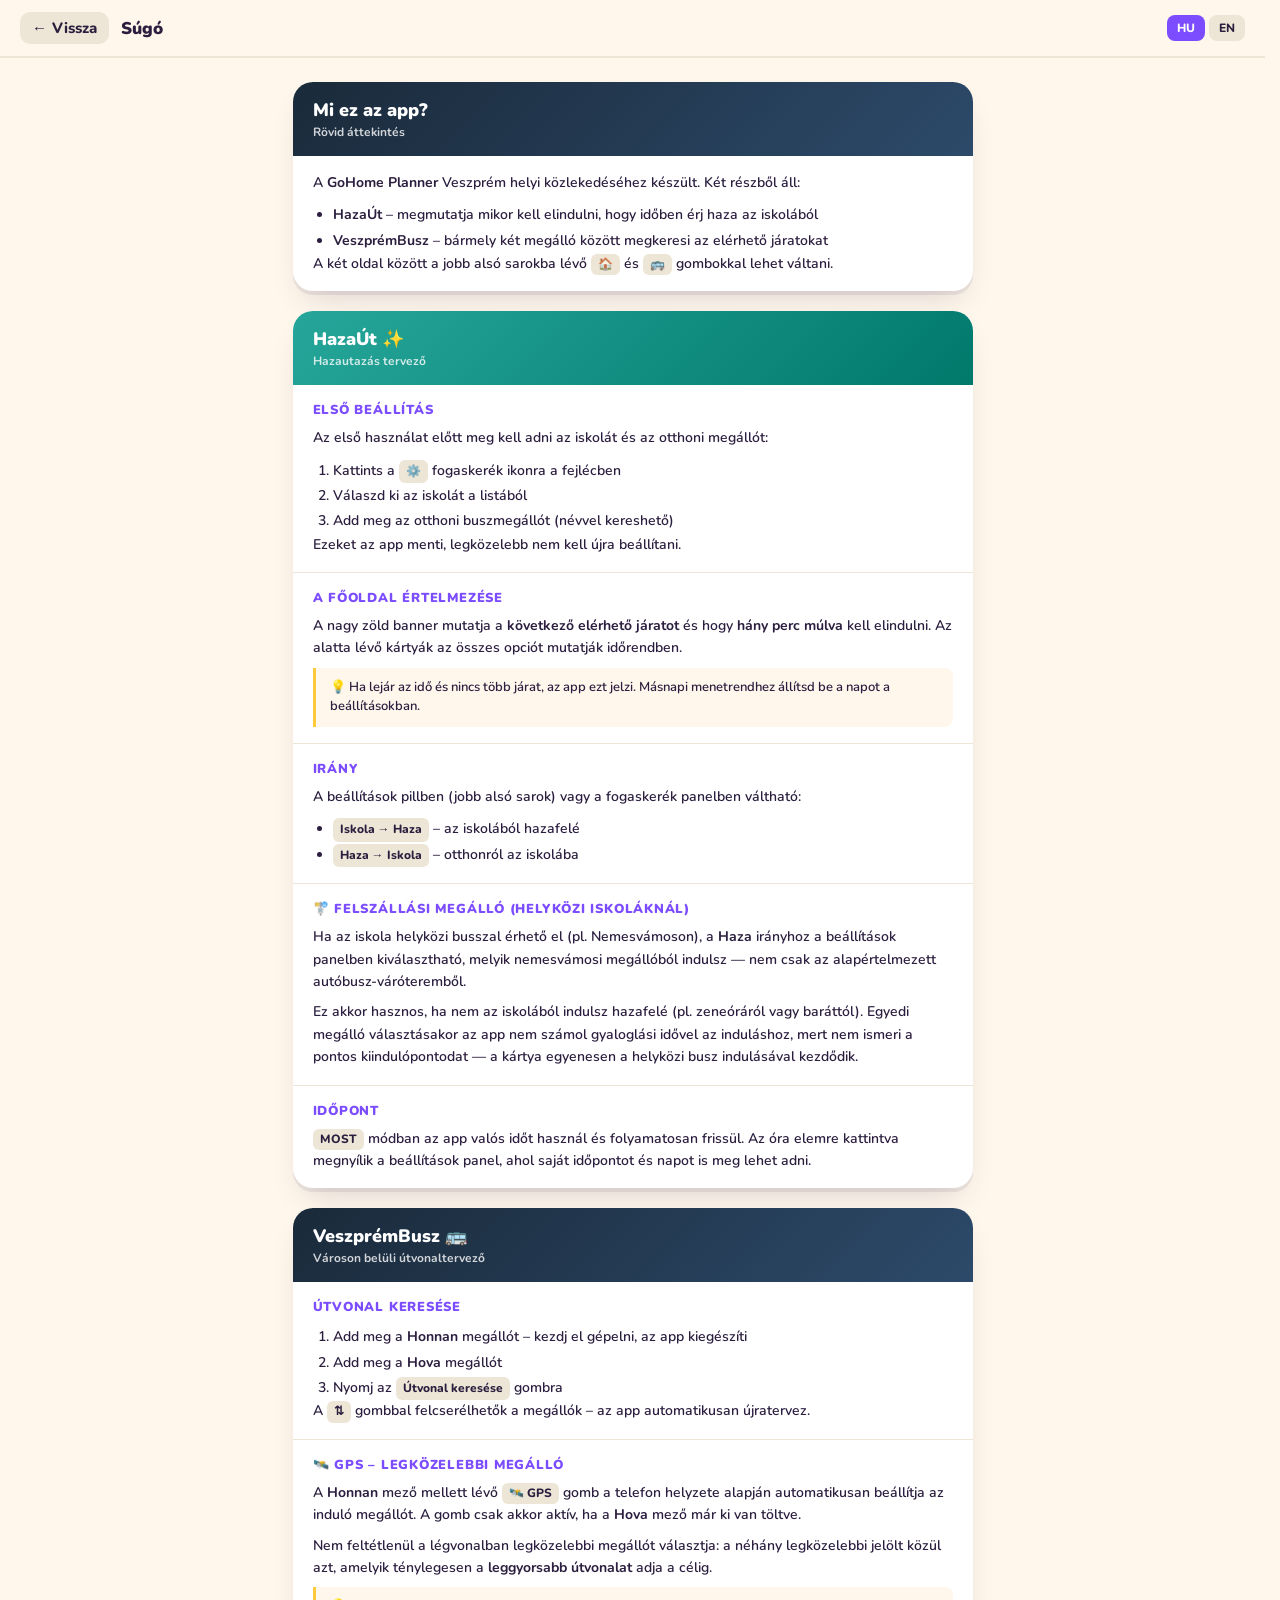
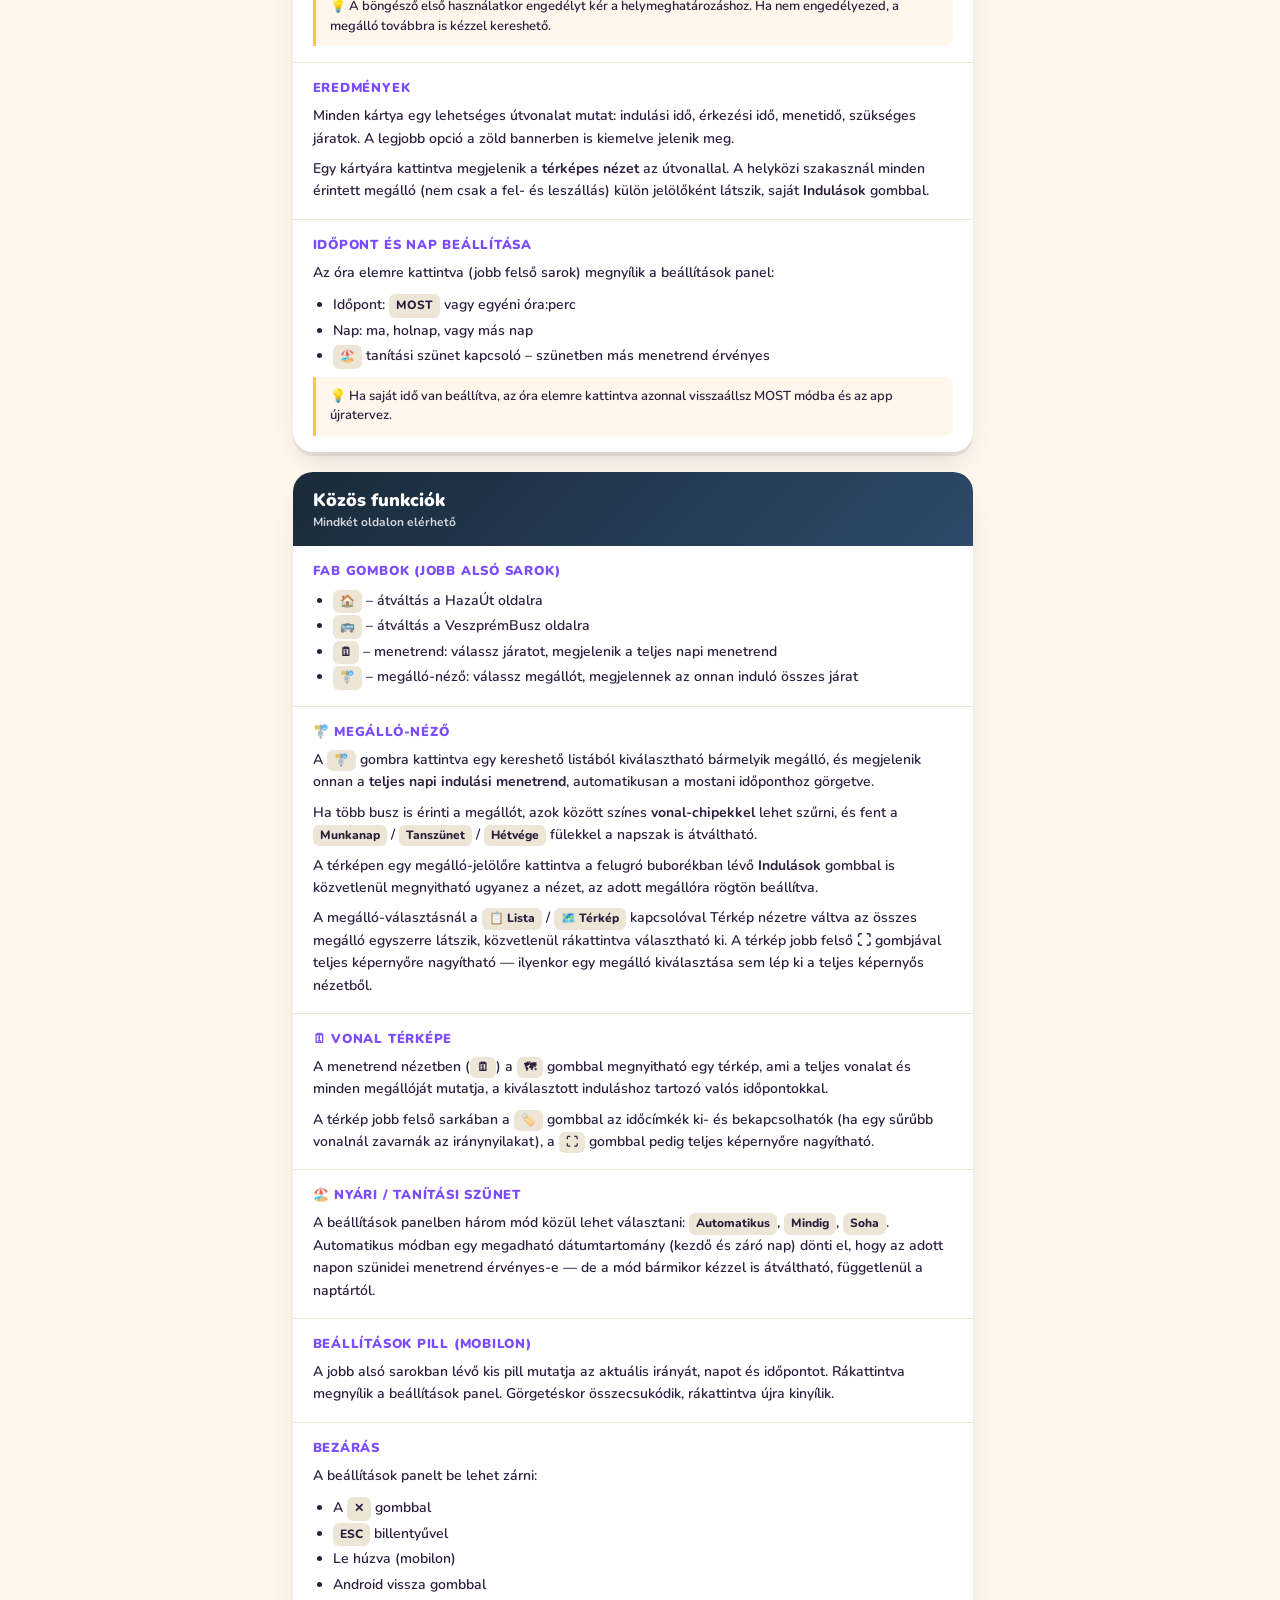
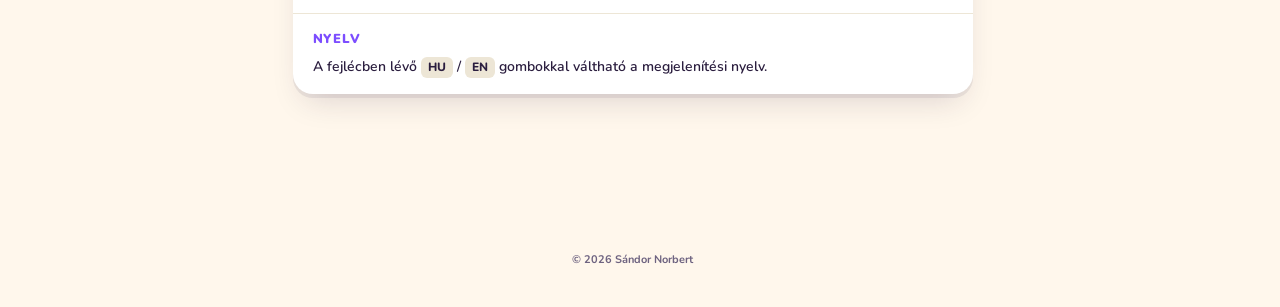
<file: help.html>
<!DOCTYPE html>
<html lang="hu">
<head>
<meta charset="UTF-8">
<title>Súgó — GoHome Planner</title>
<meta name="viewport" content="width=device-width, initial-scale=1.0">
<meta name="theme-color" content="#FFF7EC">
<link rel="icon" type="image/svg+xml" href="favicon.svg">
<link rel="preconnect" href="https://fonts.googleapis.com">
<link rel="preconnect" href="https://fonts.gstatic.com" crossorigin>
<link href="https://fonts.googleapis.com/css2?family=Nunito:wght@600;700;800;900&display=swap" rel="stylesheet">
<link rel="stylesheet" href="styles.css">
<style>
  body { background: var(--bg); font-family: Nunito, sans-serif; margin: 0; padding: 0; color: var(--ink); }

  .help-header {
    position: sticky; top: 0; z-index: 10;
    background: var(--bg); border-bottom: 2px solid var(--line);
    padding: 12px 20px; display: flex; align-items: center; gap: 12px;
  }
  .help-back {
    background: var(--line); border: none; border-radius: 10px;
    padding: 6px 12px; cursor: pointer; font-size: 15px; font-weight: 800;
    font-family: Nunito, sans-serif; color: var(--ink); text-decoration: none;
    display: inline-flex; align-items: center; gap: 5px; flex-shrink: 0;
  }
  .help-back:hover { background: var(--ink); color: white; }
  .help-header-title { font-size: 17px; font-weight: 900; flex: 1; }
  .help-lang { display: flex; gap: 4px; }
  .help-lang button {
    background: var(--line); border: none; border-radius: 8px;
    padding: 5px 10px; font-size: 12px; font-weight: 800;
    font-family: Nunito, sans-serif; cursor: pointer; color: var(--ink);
  }
  .help-lang button.active { background: var(--accent); color: white; }

  .help-body { max-width: 720px; margin: 0 auto; padding: 24px 20px 120px; }

  .help-section {
    background: white; border-radius: var(--radius);
    box-shadow: var(--shadow); margin-bottom: 20px; overflow: hidden;
  }
  .help-section-header {
    background: linear-gradient(135deg, #1a2a3a, #2d4a6a);
    color: white; padding: 16px 20px;
  }
  .help-section-header.green { background: linear-gradient(135deg, #26A69A, #00796B); }
  .help-section-title { font-size: 18px; font-weight: 900; margin: 0 0 2px; }
  .help-section-sub { font-size: 12px; opacity: 0.8; font-weight: 700; }

  .help-block { padding: 16px 20px; border-bottom: 1px solid var(--line); }
  .help-block:last-child { border-bottom: none; }
  .help-block-title { font-size: 13px; font-weight: 900; text-transform: uppercase; letter-spacing: 0.06em; color: var(--accent); margin-bottom: 8px; }
  .help-block p { margin: 0 0 8px; font-size: 14px; line-height: 1.6; }
  .help-block p:last-child { margin-bottom: 0; }
  .help-block ol, .help-block ul { margin: 0; padding-left: 20px; font-size: 14px; line-height: 1.8; }

  .help-chip {
    display: inline-block; background: var(--line); border-radius: 6px;
    padding: 1px 7px; font-size: 12px; font-weight: 800; font-family: Nunito, sans-serif;
  }
  .help-tip {
    background: #FFF7EC; border-left: 3px solid var(--sun);
    border-radius: 0 8px 8px 0; padding: 10px 14px; margin-top: 8px;
    font-size: 13px; line-height: 1.5;
  }
</style>
</head>
<body>

<a href="#main-content" class="skip-link">Ugrás a tartalomhoz</a>
<div class="help-header">
  <a class="help-back" href="javascript:history.length>1?history.back():location.href='index.html'">← <span id="back-label">Vissza</span></a>
  <div class="help-header-title" id="page-title">Súgó</div>
  <div class="help-lang">
    <button id="btn-hu" class="active" onclick="setLang('hu')">HU</button>
    <button id="btn-en" onclick="setLang('en')">EN</button>
  </div>
</div>

<div class="help-body" id="main-content" tabindex="-1">

  <!-- ── HU ── -->
  <div id="lang-hu">

    <div class="help-section">
      <div class="help-section-header">
        <div class="help-section-title">Mi ez az app?</div>
        <div class="help-section-sub">Rövid áttekintés</div>
      </div>
      <div class="help-block">
        <p>A <strong>GoHome Planner</strong> Veszprém helyi közlekedéséhez készült. Két részből áll:</p>
        <ul>
          <li><strong>HazaÚt</strong> – megmutatja mikor kell elindulni, hogy időben érj haza az iskolából</li>
          <li><strong>VeszprémBusz</strong> – bármely két megálló között megkeresi az elérhető járatokat</li>
        </ul>
        <p>A két oldal között a jobb alsó sarokba lévő <span class="help-chip">🏠</span> és <span class="help-chip">🚌</span> gombokkal lehet váltani.</p>
      </div>
    </div>

    <div class="help-section">
      <div class="help-section-header green">
        <div class="help-section-title">HazaÚt ✨</div>
        <div class="help-section-sub">Hazautazás tervező</div>
      </div>
      <div class="help-block">
        <div class="help-block-title">Első beállítás</div>
        <p>Az első használat előtt meg kell adni az iskolát és az otthoni megállót:</p>
        <ol>
          <li>Kattints a <span class="help-chip">⚙️</span> fogaskerék ikonra a fejlécben</li>
          <li>Válaszd ki az iskolát a listából</li>
          <li>Add meg az otthoni buszmegállót (névvel kereshető)</li>
        </ol>
        <p>Ezeket az app menti, legközelebb nem kell újra beállítani.</p>
      </div>
      <div class="help-block">
        <div class="help-block-title">A főoldal értelmezése</div>
        <p>A nagy zöld banner mutatja a <strong>következő elérhető járatot</strong> és hogy <strong>hány perc múlva</strong> kell elindulni. Az alatta lévő kártyák az összes opciót mutatják időrendben.</p>
        <div class="help-tip">💡 Ha lejár az idő és nincs több járat, az app ezt jelzi. Másnapi menetrendhez állítsd be a napot a beállításokban.</div>
      </div>
      <div class="help-block">
        <div class="help-block-title">Irány</div>
        <p>A beállítások pillben (jobb alsó sarok) vagy a fogaskerék panelben váltható:</p>
        <ul>
          <li><span class="help-chip">Iskola → Haza</span> – az iskolából hazafelé</li>
          <li><span class="help-chip">Haza → Iskola</span> – otthonról az iskolába</li>
        </ul>
      </div>
      <div class="help-block">
        <div class="help-block-title">🚏 Felszállási megálló (helyközi iskoláknál)</div>
        <p>Ha az iskola helyközi busszal érhető el (pl. Nemesvámoson), a <strong>Haza</strong> irányhoz a beállítások panelben kiválasztható, melyik nemesvámosi megállóból indulsz — nem csak az alapértelmezett autóbusz-váróteremből.</p>
        <p>Ez akkor hasznos, ha nem az iskolából indulsz hazafelé (pl. zeneóráról vagy baráttól). Egyedi megálló választásakor az app nem számol gyaloglási idővel az induláshoz, mert nem ismeri a pontos kiindulópontodat — a kártya egyenesen a helyközi busz indulásával kezdődik.</p>
      </div>
      <div class="help-block">
        <div class="help-block-title">Időpont</div>
        <p><span class="help-chip">MOST</span> módban az app valós időt használ és folyamatosan frissül. Az óra elemre kattintva megnyílik a beállítások panel, ahol saját időpontot és napot is meg lehet adni.</p>
      </div>
    </div>

    <div class="help-section">
      <div class="help-section-header">
        <div class="help-section-title">VeszprémBusz 🚌</div>
        <div class="help-section-sub">Városon belüli útvonaltervező</div>
      </div>
      <div class="help-block">
        <div class="help-block-title">Útvonal keresése</div>
        <ol>
          <li>Add meg a <strong>Honnan</strong> megállót – kezdj el gépelni, az app kiegészíti</li>
          <li>Add meg a <strong>Hova</strong> megállót</li>
          <li>Nyomj az <span class="help-chip">Útvonal keresése</span> gombra</li>
        </ol>
        <p>A <span class="help-chip">⇅</span> gombbal felcserélhetők a megállók – az app automatikusan újratervez.</p>
      </div>
      <div class="help-block">
        <div class="help-block-title">🛰️ GPS – legközelebbi megálló</div>
        <p>A <strong>Honnan</strong> mező mellett lévő <span class="help-chip">🛰️ GPS</span> gomb a telefon helyzete alapján automatikusan beállítja az induló megállót. A gomb csak akkor aktív, ha a <strong>Hova</strong> mező már ki van töltve.</p>
        <p>Nem feltétlenül a légvonalban legközelebbi megállót választja: a néhány legközelebbi jelölt közül azt, amelyik ténylegesen a <strong>leggyorsabb útvonalat</strong> adja a célig.</p>
        <div class="help-tip">💡 A böngésző első használatkor engedélyt kér a helymeghatározáshoz. Ha nem engedélyezed, a megálló továbbra is kézzel kereshető.</div>
      </div>
      <div class="help-block">
        <div class="help-block-title">Eredmények</div>
        <p>Minden kártya egy lehetséges útvonalat mutat: indulási idő, érkezési idő, menetidő, szükséges járatok. A legjobb opció a zöld bannerben is kiemelve jelenik meg.</p>
        <p>Egy kártyára kattintva megjelenik a <strong>térképes nézet</strong> az útvonallal. A helyközi szakasznál minden érintett megálló (nem csak a fel- és leszállás) külön jelölőként látszik, saját <strong>Indulások</strong> gombbal.</p>
      </div>
      <div class="help-block">
        <div class="help-block-title">Időpont és nap beállítása</div>
        <p>Az óra elemre kattintva (jobb felső sarok) megnyílik a beállítások panel:</p>
        <ul>
          <li>Időpont: <span class="help-chip">MOST</span> vagy egyéni óra:perc</li>
          <li>Nap: ma, holnap, vagy más nap</li>
          <li><span class="help-chip">🏖️</span> tanítási szünet kapcsoló – szünetben más menetrend érvényes</li>
        </ul>
        <div class="help-tip">💡 Ha saját idő van beállítva, az óra elemre kattintva azonnal visszaállsz MOST módba és az app újratervez.</div>
      </div>
    </div>

    <div class="help-section">
      <div class="help-section-header">
        <div class="help-section-title">Közös funkciók</div>
        <div class="help-section-sub">Mindkét oldalon elérhető</div>
      </div>
      <div class="help-block">
        <div class="help-block-title">FAB gombok (jobb alsó sarok)</div>
        <ul>
          <li><span class="help-chip">🏠</span> – átváltás a HazaÚt oldalra</li>
          <li><span class="help-chip">🚌</span> – átváltás a VeszprémBusz oldalra</li>
          <li><span class="help-chip">🗓</span> – menetrend: válassz járatot, megjelenik a teljes napi menetrend</li>
          <li><span class="help-chip">🚏</span> – megálló-néző: válassz megállót, megjelennek az onnan induló összes járat</li>
        </ul>
      </div>
      <div class="help-block">
        <div class="help-block-title">🚏 Megálló-néző</div>
        <p>A <span class="help-chip">🚏</span> gombra kattintva egy kereshető listából kiválasztható bármelyik megálló, és megjelenik onnan a <strong>teljes napi indulási menetrend</strong>, automatikusan a mostani időponthoz görgetve.</p>
        <p>Ha több busz is érinti a megállót, azok között színes <strong>vonal-chipekkel</strong> lehet szűrni, és fent a <span class="help-chip">Munkanap</span> / <span class="help-chip">Tanszünet</span> / <span class="help-chip">Hétvége</span> fülekkel a napszak is átváltható.</p>
        <p>A térképen egy megálló-jelölőre kattintva a felugró buborékban lévő <strong>Indulások</strong> gombbal is közvetlenül megnyitható ugyanez a nézet, az adott megállóra rögtön beállítva.</p>
        <p>A megálló-választásnál a <span class="help-chip">📋 Lista</span> / <span class="help-chip">🗺️ Térkép</span> kapcsolóval Térkép nézetre váltva az összes megálló egyszerre látszik, közvetlenül rákattintva választható ki. A térkép jobb felső ⛶ gombjával teljes képernyőre nagyítható — ilyenkor egy megálló kiválasztása sem lép ki a teljes képernyős nézetből.</p>
      </div>
      <div class="help-block">
        <div class="help-block-title">🗓 Vonal térképe</div>
        <p>A menetrend nézetben (<span class="help-chip">🗓</span>) a <span class="help-chip">🗺</span> gombbal megnyitható egy térkép, ami a teljes vonalat és minden megállóját mutatja, a kiválasztott induláshoz tartozó valós időpontokkal.</p>
        <p>A térkép jobb felső sarkában a <span class="help-chip">🏷️</span> gombbal az időcímkék ki- és bekapcsolhatók (ha egy sűrűbb vonalnál zavarnák az iránynyilakat), a <span class="help-chip">⛶</span> gombbal pedig teljes képernyőre nagyítható.</p>
      </div>
      <div class="help-block">
        <div class="help-block-title">🏖️ Nyári / tanítási szünet</div>
        <p>A beállítások panelben három mód közül lehet választani: <span class="help-chip">Automatikus</span>, <span class="help-chip">Mindig</span>, <span class="help-chip">Soha</span>. Automatikus módban egy megadható dátumtartomány (kezdő és záró nap) dönti el, hogy az adott napon szünidei menetrend érvényes-e — de a mód bármikor kézzel is átváltható, függetlenül a naptártól.</p>
      </div>
      <div class="help-block">
        <div class="help-block-title">Beállítások pill (mobilon)</div>
        <p>A jobb alsó sarokban lévő kis pill mutatja az aktuális irányát, napot és időpontot. Rákattintva megnyílik a beállítások panel. Görgetéskor összecsukódik, rákattintva újra kinyílik.</p>
      </div>
      <div class="help-block">
        <div class="help-block-title">Bezárás</div>
        <p>A beállítások panelt be lehet zárni:</p>
        <ul>
          <li>A <span class="help-chip">✕</span> gombbal</li>
          <li><span class="help-chip">ESC</span> billentyűvel</li>
          <li>Le húzva (mobilon)</li>
          <li>Android vissza gombbal</li>
        </ul>
      </div>
      <div class="help-block">
        <div class="help-block-title">Nyelv</div>
        <p>A fejlécben lévő <span class="help-chip">HU</span> / <span class="help-chip">EN</span> gombokkal váltható a megjelenítési nyelv.</p>
      </div>
    </div>

  </div><!-- /lang-hu -->

  <!-- ── EN ── -->
  <div id="lang-en" style="display:none">

    <div class="help-section">
      <div class="help-section-header">
        <div class="help-section-title">What is this app?</div>
        <div class="help-section-sub">Quick overview</div>
      </div>
      <div class="help-block">
        <p><strong>GoHome Planner</strong> is a public transport helper for Veszprém, Hungary. It has two parts:</p>
        <ul>
          <li><strong>HazaÚt</strong> – tells you when to leave so you get home from school on time</li>
          <li><strong>VeszprémBusz</strong> – finds available routes between any two bus stops</li>
        </ul>
        <p>Switch between the two pages using the <span class="help-chip">🏠</span> and <span class="help-chip">🚌</span> buttons in the bottom right corner.</p>
      </div>
    </div>

    <div class="help-section">
      <div class="help-section-header green">
        <div class="help-section-title">HazaÚt ✨</div>
        <div class="help-section-sub">Home departure planner</div>
      </div>
      <div class="help-block">
        <div class="help-block-title">First-time setup</div>
        <p>Before using the app, you need to set your school and home bus stop:</p>
        <ol>
          <li>Click the <span class="help-chip">⚙️</span> gear icon in the header</li>
          <li>Select your school from the list</li>
          <li>Enter your home bus stop (search by name)</li>
        </ol>
        <p>These settings are saved — you won't need to enter them again.</p>
      </div>
      <div class="help-block">
        <div class="help-block-title">Reading the main screen</div>
        <p>The large green banner shows the <strong>next available departure</strong> and <strong>how many minutes</strong> until you need to leave. The cards below list all available options in order.</p>
        <div class="help-tip">💡 If no routes remain today, the app will tell you. Use the day setting in the settings panel to check the next day's schedule.</div>
      </div>
      <div class="help-block">
        <div class="help-block-title">Direction</div>
        <p>Switch in the settings pill (bottom right) or the gear panel:</p>
        <ul>
          <li><span class="help-chip">School → Home</span> – from school heading home</li>
          <li><span class="help-chip">Home → School</span> – from home to school</li>
        </ul>
      </div>
      <div class="help-block">
        <div class="help-block-title">🚏 Boarding stop (for intercity schools)</div>
        <p>If the school is reached by an intercity bus (e.g. in Nemesvámos), the settings panel lets you pick which local stop you're boarding from for the <strong>Home</strong> direction — not just the default bus shelter.</p>
        <p>This is useful when you're not heading home from school itself (e.g. from a music lesson or a friend's place). When a custom stop is chosen, the app doesn't assume any walking time to reach it, since it doesn't know your actual starting point — the card starts directly with the intercity bus departure.</p>
      </div>
      <div class="help-block">
        <div class="help-block-title">Time</div>
        <p>In <span class="help-chip">NOW</span> mode the app uses real time and updates automatically. Click the clock element to open the settings panel where you can set a custom time and day.</p>
      </div>
    </div>

    <div class="help-section">
      <div class="help-section-header">
        <div class="help-section-title">VeszprémBusz 🚌</div>
        <div class="help-section-sub">City bus route planner</div>
      </div>
      <div class="help-block">
        <div class="help-block-title">Searching for a route</div>
        <ol>
          <li>Enter the <strong>From</strong> stop — start typing, the app autocompletes</li>
          <li>Enter the <strong>To</strong> stop</li>
          <li>Press <span class="help-chip">Search route</span></li>
        </ol>
        <p>Use the <span class="help-chip">⇅</span> button to swap stops — the app automatically re-plans.</p>
      </div>
      <div class="help-block">
        <div class="help-block-title">🛰️ GPS – nearest stop</div>
        <p>The <span class="help-chip">🛰️ GPS</span> button next to the <strong>From</strong> field sets your departure stop automatically based on your phone's location. It's only active once the <strong>To</strong> field is filled in.</p>
        <p>It doesn't necessarily pick the closest stop as the crow flies: among the nearest few candidates, it picks whichever one actually gives the <strong>fastest route</strong> to your destination.</p>
        <div class="help-tip">💡 Your browser will ask for location permission the first time. If you don't grant it, you can still search for a stop manually.</div>
      </div>
      <div class="help-block">
        <div class="help-block-title">Results</div>
        <p>Each card shows one possible route: departure time, arrival time, duration, and required bus lines. The best option is also highlighted in the green banner at the top.</p>
        <p>Tap a card to see the <strong>map view</strong> of the route. For the intercity segment, every stop along the way (not just boarding and alighting) is shown as its own marker, with its own <strong>Departures</strong> button.</p>
      </div>
      <div class="help-block">
        <div class="help-block-title">Time and day settings</div>
        <p>Click the clock element (top right) to open the settings panel:</p>
        <ul>
          <li>Time: <span class="help-chip">NOW</span> or a custom hour:minute</li>
          <li>Day: today, tomorrow, or another day</li>
          <li><span class="help-chip">🏖️</span> school holiday toggle — a different schedule applies during holidays</li>
        </ul>
        <div class="help-tip">💡 When a custom time is set, clicking the clock instantly switches back to NOW mode and re-plans.</div>
      </div>
    </div>

    <div class="help-section">
      <div class="help-section-header">
        <div class="help-section-title">Shared features</div>
        <div class="help-section-sub">Available on both pages</div>
      </div>
      <div class="help-block">
        <div class="help-block-title">FAB buttons (bottom right corner)</div>
        <ul>
          <li><span class="help-chip">🏠</span> – switch to the HazaÚt page</li>
          <li><span class="help-chip">🚌</span> – switch to the VeszprémBusz page</li>
          <li><span class="help-chip">🗓</span> – timetable: select a bus line to see its full daily schedule</li>
          <li><span class="help-chip">🚏</span> – stop viewer: pick a stop to see every departure from it</li>
        </ul>
      </div>
      <div class="help-block">
        <div class="help-block-title">🚏 Stop viewer</div>
        <p>Tapping <span class="help-chip">🚏</span> opens a searchable list of every stop. Pick one and you'll see its <strong>full daily departure schedule</strong>, automatically scrolled to the current time.</p>
        <p>If several bus lines serve the stop, filter between them with colored <strong>line chips</strong>, and switch the day type up top with the <span class="help-chip">Workday</span> / <span class="help-chip">Holiday</span> / <span class="help-chip">Weekend</span> tabs.</p>
        <p>You can also open this same view straight from the map: tap a stop marker, then tap <strong>Departures</strong> in the popup — it opens with that stop already selected.</p>
        <p>In the stop picker, switching the <span class="help-chip">📋 List</span> / <span class="help-chip">🗺️ Map</span> toggle to Map view shows every stop at once, selectable with a direct tap. The ⛶ button in the top right of the map expands it to fullscreen — picking a stop there doesn't exit fullscreen.</p>
      </div>
      <div class="help-block">
        <div class="help-block-title">🗓 Line map</div>
        <p>In the timetable view (<span class="help-chip">🗓</span>), the <span class="help-chip">🗺</span> button opens a map showing the full line and all its stops, with real times for the selected departure.</p>
        <p>The <span class="help-chip">🏷️</span> button in the top right of the map toggles time labels on and off (handy on a denser line where they'd clutter the direction arrows), and the <span class="help-chip">⛶</span> button expands it to fullscreen.</p>
      </div>
      <div class="help-block">
        <div class="help-block-title">🏖️ Summer / school holiday</div>
        <p>The settings panel offers three modes: <span class="help-chip">Automatic</span>, <span class="help-chip">Always</span>, <span class="help-chip">Never</span>. In Automatic mode, a configurable date range (start and end day) decides whether holiday schedules apply on a given day — but you can still switch the mode manually at any time, regardless of the calendar.</p>
      </div>
      <div class="help-block">
        <div class="help-block-title">Settings pill (mobile)</div>
        <p>The small pill in the bottom right corner shows the current direction, day and time. Tap it to open the settings panel. It collapses while scrolling and expands again when tapped.</p>
      </div>
      <div class="help-block">
        <div class="help-block-title">Closing panels</div>
        <p>The settings panel can be closed by:</p>
        <ul>
          <li>The <span class="help-chip">✕</span> button</li>
          <li><span class="help-chip">ESC</span> key</li>
          <li>Swiping down (mobile)</li>
          <li>Android back button</li>
        </ul>
      </div>
      <div class="help-block">
        <div class="help-block-title">Language</div>
        <p>Use the <span class="help-chip">HU</span> / <span class="help-chip">EN</span> buttons in the header to switch the display language.</p>
      </div>
    </div>

  </div><!-- /lang-en -->

</div><!-- /help-body -->

<div class="app-footer" style="padding-bottom:40px;">© 2026 Sándor Norbert</div>

<script>
  var currentLang = localStorage.getItem("lang") || "hu";
  setLang(currentLang);

  function setLang(l) {
    currentLang = l;
    document.getElementById("lang-hu").style.display = l === "hu" ? "" : "none";
    document.getElementById("lang-en").style.display = l === "en" ? "" : "none";
    document.getElementById("btn-hu").className = l === "hu" ? "active" : "";
    document.getElementById("btn-en").className = l === "en" ? "active" : "";
    document.getElementById("back-label").textContent = l === "hu" ? "Vissza" : "Back";
    document.getElementById("page-title").textContent = l === "hu" ? "Súgó" : "Help";
    document.documentElement.lang = l;
  }
</script>
</body>
</html>
</file>
<file: styles.css>
/* ============================================================
   GoHome Planner — styles
   ============================================================ */

* { box-sizing: border-box; margin: 0; padding: 0; }

:root {
  --bg: #FFF7EC;
  --bg-panel: #FFFFFF;
  --ink: #2B1E3F;
  --ink-soft: #6A5F7C;
  --accent: #7C4DFF;
  --accent-2: #FF6E9C;
  --sun: #FFC93C;
  --sky: #4FC3F7;
  --grass: #66BB6A;
  --line: #EDE6D6;
  --shadow: 0 4px 0 0 rgba(43, 30, 63, 0.08), 0 16px 32px -12px rgba(43, 30, 63, 0.18);
  --shadow-hard: 0 6px 0 0 rgba(43, 30, 63, 0.14);
  --radius: 20px;
  --radius-sm: 12px;
}

html {
  scrollbar-gutter: stable;
}
html, body {
  background: var(--bg);
  color: var(--ink);
  font-family: 'Nunito', 'Atkinson Hyperlegible', system-ui, -apple-system, sans-serif;
  font-weight: 600;
  -webkit-font-smoothing: antialiased;
  min-height: 100%;
}

body {
  padding: 24px;
}

button { font-family: inherit; cursor: pointer; border: none; }

/* ============================================================
   Design Canvas wrapper
   ============================================================ */
.app-root {
  width: 100%;
  height: 100vh;
}

/* ============================================================
   Variation 1: "Playful Timeline" — napló-szerű, játékos
   ============================================================ */

.v1 {
  --card-bg: #FFFFFF;
  background: var(--bg);
  padding: 24px 32px;
  min-height: 100vh;
  font-family: 'Nunito', sans-serif;
  max-width: 1400px;
  margin: 0 auto;
  position: relative;
}

.v1-header {
  display: flex;
  justify-content: space-between;
  align-items: flex-start;
  margin-bottom: 20px;
  gap: 24px;
}

.v1-title {
  font-size: 44px;
  font-weight: 900;
  line-height: 1;
  color: var(--ink);
  letter-spacing: -0.02em;
}

.v1-subtitle {
  font-size: 18px;
  color: var(--ink-soft);
  margin-top: 8px;
}

.v1-clock {
  background: var(--ink);
  color: #FFF7EC;
  border-radius: 24px;
  padding: 16px 22px;
  text-align: right;
  min-width: 180px;
  box-shadow: var(--shadow);
}
.v1-clock-label { font-size: 12px; opacity: 0.7; letter-spacing: 0.1em; text-transform: uppercase; }
.v1-clock-time { font-size: 36px; font-weight: 900; font-variant-numeric: tabular-nums; line-height: 1; margin-top: 4px; }
.v1-clock-date { font-size: 13px; opacity: 0.7; margin-top: 4px; }

.v1-toolbar {
  display: flex;
  gap: 12px;
  align-items: center;
  margin-bottom: 16px;
  flex-wrap: wrap;
}

.v1-btn {
  background: var(--card-bg);
  color: var(--ink);
  font-weight: 800;
  font-size: 15px;
  padding: 12px 18px;
  border-radius: 14px;
  border: 2px solid var(--line);
  transition: all 0.15s;
  display: inline-flex;
  align-items: center;
  gap: 8px;
}
.v1-btn:hover { transform: translate(0, -2px); box-shadow: var(--shadow); }
.v1-btn.primary { background: var(--accent); color: white; border-color: var(--accent); }
.v1-btn.warn { background: var(--accent-2); color: var(--ink); border-color: var(--accent-2); }
.v1-btn.active { background: var(--ink); color: #FFF7EC; border-color: var(--ink); }

.v1-time-input { font-family: inherit; font-size: 15px; font-weight: 700; padding: 10px 14px; border-radius: 12px; border: 2px solid var(--line); background: white; color: var(--ink); }

.v1-hero-banner {
  background: linear-gradient(135deg, var(--accent) 0%, #5E35B1 100%);
  color: white;
  padding: 10px 20px;
  border-radius: var(--radius);
  margin-bottom: 18px;
  display: flex;
  justify-content: space-between;
  align-items: center;
  gap: 12px;
  box-shadow: var(--shadow);
  position: relative;
  overflow: hidden;
}
.v1-hero-banner::before {
  content: "";
  position: absolute;
  right: -40px; top: -40px;
  width: 200px; height: 200px;
  background: radial-gradient(circle, rgba(255,255,255,0.15), transparent 70%);
  border-radius: 50%;
}
.v1-hero-left { position: relative; z-index: 1; }
.v1-hero-label { font-size: 11px; opacity: 0.8; letter-spacing: 0.1em; text-transform: uppercase; font-weight: 700; }
.v1-hero-time { font-size: 40px; font-weight: 900; line-height: 1; margin: 2px 0 2px; font-variant-numeric: tabular-nums; }
.v1-hero-sub { font-size: 13px; opacity: 0.9; }
.v1-hero-right { position: relative; z-index: 1; }
.v1-hero-countdown { font-size: 13px; opacity: 0.9; }
.v1-hero-count { font-size: 34px; font-weight: 900; font-variant-numeric: tabular-nums; line-height: 1; }

.v1-routes {
  display: grid;
  grid-template-columns: repeat(3, 1fr);
  gap: 16px;
}
@media (max-width: 1100px) {
  .v1-routes { grid-template-columns: 1fr; }
}
@media (max-width: 768px) {
  .v1-header { flex-direction: column; align-items: flex-start; }
  .v1-title { font-size: 32px; }
  .v1-hero-time { font-size: 40px; }
  .v1-hero-count { font-size: 36px; }
  .v1 { padding: 16px; }
}

.route-card {
  background: var(--card-bg);
  border-radius: var(--radius);
  padding: 16px 20px;
  box-shadow: var(--shadow);
  border: 2px solid transparent;
  transition: transform 0.15s;
}
.route-card.primary { border-color: var(--sun); background: linear-gradient(180deg, #FFFBEA 0%, #FFFFFF 40%); }
.route-card:hover { transform: translate(0, -2px); }

.route-card-header {
  display: flex;
  justify-content: space-between;
  align-items: center;
  margin-bottom: 12px;
  padding-bottom: 10px;
  border-bottom: 2px dashed var(--line);
}
.route-card-badge {
  font-size: 13px;
  font-weight: 800;
  color: var(--ink-soft);
  text-transform: uppercase;
  letter-spacing: 0.08em;
}
.route-card.primary .route-card-badge {
  background: var(--sun);
  color: var(--ink);
  padding: 4px 10px;
  border-radius: 20px;
}
.route-card-total {
  font-size: 15px;
  font-weight: 800;
  color: var(--ink);
  font-variant-numeric: tabular-nums;
}

.route-steps { display: flex; flex-direction: column; }

.route-step {
  display: grid;
  grid-template-columns: 60px 44px 1fr;
  gap: 12px;
  align-items: center;
  padding: 4px 0;
}
.step-time {
  font-weight: 900;
  font-size: 20px;
  font-variant-numeric: tabular-nums;
  color: var(--ink);
  text-align: right;
}
.step-icon {
  width: 44px; height: 44px;
  border-radius: 50%;
  background: var(--line);
  display: flex;
  align-items: center;
  justify-content: center;
  font-size: 22px;
  color: white;
  font-weight: 900;
}
.bus-icon-regional { background: var(--accent); color: white; }
.bus-icon-local { font-size: 18px; }
.step-icon-home { background: var(--grass); }
.step-body { display: flex; flex-direction: column; }
.step-title { font-size: 15px; font-weight: 800; color: var(--ink); }
.step-sub { font-size: 13px; color: var(--ink-soft); font-weight: 600; }

.step-connector {
  display: grid;
  grid-template-columns: 60px 44px 1fr;
  gap: 12px;
  align-items: center;
  min-height: 14px;
  padding: 0;
}
.connector-line {
  grid-column: 2;
  width: 3px;
  margin: 0 auto;
  height: 14px;
  background: repeating-linear-gradient(to bottom, var(--ink-soft) 0 4px, transparent 4px 8px);
  opacity: 0.4;
}
.connector-label {
  grid-column: 3;
  font-size: 12px;
  color: var(--ink-soft);
  font-weight: 700;
  font-style: italic;
}

.wait-pill {
  display: inline-block;
  background: #FFE8E8;
  color: #C62828;
  font-size: 12px;
  font-weight: 800;
  padding: 3px 10px;
  border-radius: 12px;
  margin-top: 4px;
}

.route-expand-btn {
  width: 100%;
  background: transparent;
  color: var(--ink-soft);
  font-weight: 800;
  font-size: 13px;
  padding: 10px;
  border-radius: 10px;
  margin-top: 12px;
  transition: background 0.15s;
}
.route-expand-btn:hover { background: var(--line); }

.route-details {
  margin-top: 14px;
  padding: 14px;
  background: #FAF7F0;
  border-radius: 14px;
}
.details-title {
  font-size: 12px;
  font-weight: 800;
  color: var(--ink-soft);
  text-transform: uppercase;
  letter-spacing: 0.08em;
  margin-bottom: 10px;
}
.details-stops { display: flex; flex-direction: column; gap: 6px; }
.detail-stop {
  display: grid;
  grid-template-columns: 50px 16px 1fr;
  gap: 8px;
  align-items: center;
  font-size: 13px;
}
.detail-stop-time { font-variant-numeric: tabular-nums; font-weight: 700; color: var(--ink-soft); }
.detail-stop-dot { width: 10px; height: 10px; border-radius: 50%; margin: 0 auto; }
.detail-stop-name { color: var(--ink); font-weight: 600; }
.detail-stop.home .detail-stop-name { font-weight: 900; color: var(--grass); }
.detail-stop.transfer .detail-stop-name { font-weight: 900; color: var(--accent); }

.v1-empty {
  text-align: center;
  padding: 60px 20px;
  background: white;
  border-radius: var(--radius);
  box-shadow: var(--shadow);
}
.v1-empty-emoji { font-size: 60px; margin-bottom: 16px; }
.v1-empty-title { font-size: 22px; font-weight: 800; margin-bottom: 8px; }
.v1-empty-hint { color: var(--ink-soft); font-size: 15px; }

.app-footer {
  text-align: center; color: #6E6380; font-size: 11px; font-weight: 700;
  padding: 18px 0 8px;
}

/* ============================================================
   Variation 2: "Mission Board" — játékos kártya design küldetés érzéssel
   ============================================================ */

.v2 {
  background: #0E1524;
  color: #F3E9D2;
  padding: 20px 24px;
  min-height: 100vh;
  font-family: 'Space Grotesk', 'Nunito', sans-serif;
  max-width: 1200px;
  margin: 0 auto;
  background-image:
    radial-gradient(circle at 10% 10%, rgba(124, 77, 255, 0.15), transparent 40%),
    radial-gradient(circle at 90% 20%, rgba(255, 110, 156, 0.12), transparent 40%);
}

.v2-header {
  display: flex;
  justify-content: space-between;
  align-items: flex-start;
  margin-bottom: 16px;
}

.v2-mission-label {
  font-size: 11px;
  letter-spacing: 0.3em;
  color: var(--sun);
  font-weight: 700;
  text-transform: uppercase;
}
.v2-mission-title {
  font-size: 30px;
  font-weight: 800;
  margin-top: 4px;
  line-height: 1.05;
}
.v2-mission-sub {
  font-size: 13px;
  color: rgba(243, 233, 210, 0.7);
  margin-top: 4px;
}

.v2-hud {
  background: rgba(255, 255, 255, 0.06);
  border: 1px solid rgba(255, 255, 255, 0.1);
  border-radius: 14px;
  padding: 10px 16px;
  text-align: right;
  backdrop-filter: blur(12px);
}
.v2-hud-label { font-size: 10px; letter-spacing: 0.2em; opacity: 0.6; font-weight: 700; }
.v2-hud-time { font-size: 26px; font-weight: 800; font-variant-numeric: tabular-nums; line-height: 1; margin-top: 2px; }

.v2-ready {
  background: linear-gradient(135deg, #C2185B 0%, #6B35FF 100%);
  border-radius: 20px;
  padding: 18px 22px;
  margin-bottom: 16px;
  position: relative;
  overflow: hidden;
  color: white;
  display: flex;
  align-items: center;
  justify-content: space-between;
  gap: 16px;
}
.v2-ready-title { font-size: 12px; letter-spacing: 0.2em; opacity: 0.9; font-weight: 700; text-transform: uppercase; }
.v2-ready-time { font-size: 52px; font-weight: 900; line-height: 1; margin: 4px 0; font-variant-numeric: tabular-nums; letter-spacing: -0.02em; }
.v2-ready-state { font-size: 14px; opacity: 0.95; font-weight: 700; }

.v2-toolbar {
  display: flex;
  gap: 8px;
  margin-bottom: 14px;
  flex-wrap: wrap;
  align-items: center;
}
.v2-btn {
  background: rgba(255, 255, 255, 0.08);
  color: #F3E9D2;
  font-weight: 700;
  font-size: 13px;
  padding: 8px 14px;
  border-radius: 10px;
  border: 1px solid rgba(255, 255, 255, 0.1);
  transition: all 0.15s;
}
.v2-btn:hover { background: rgba(255, 255, 255, 0.14); }
.v2-btn.active { background: var(--sun); color: #0E1524; border-color: var(--sun); }
.v2-btn.warn { background: #FF6E9C; color: #0E1524; border-color: #FF6E9C; }

.v2-routes { display: grid; grid-template-columns: repeat(3, 1fr); gap: 10px; }
@media (max-width: 900px) { .v2-routes { grid-template-columns: repeat(2, 1fr); } }
@media (max-width: 560px) { .v2-routes { grid-template-columns: 1fr; } }

.v2-route {
  max-width: 100%;
  background: rgba(255, 255, 255, 0.05);
  border: 1px solid rgba(255, 255, 255, 0.1);
  border-radius: 16px;
  padding: 14px 18px;
  transition: all 0.2s;
}
.v2-route:hover { background: rgba(255, 255, 255, 0.08); }
.v2-route.primary { background: linear-gradient(135deg, rgba(124, 77, 255, 0.25), rgba(124, 77, 255, 0.05)); border-color: rgba(124, 77, 255, 0.4); }

.v2-route-head {
  display: flex;
  justify-content: space-between;
  align-items: center;
  margin-bottom: 12px;
}
.v2-route-rank { display: flex; align-items: center; gap: 10px; }
.v2-rank-num {
  width: 28px; height: 28px;
  background: var(--sun);
  color: #0E1524;
  border-radius: 8px;
  display: grid;
  place-items: center;
  font-weight: 900;
  font-size: 14px;
}
.v2-route.primary .v2-rank-num { background: var(--accent-2); color: #0E1524; }
.v2-rank-label { font-size: 12px; font-weight: 700; color: rgba(243, 233, 210, 0.8); }
.v2-route-eta {
  font-size: 13px;
  font-weight: 800;
  color: var(--sun);
  font-variant-numeric: tabular-nums;
}

.v2-timeline {
  display: grid;
  grid-template-columns: auto 1fr auto 1fr auto 1fr auto;
  align-items: center;
  gap: 8px;
  padding: 4px 0;
}
.v2-stop { text-align: center; min-width: 44px; }
.v2-stop-time { font-size: 18px; font-weight: 900; font-variant-numeric: tabular-nums; }
.v2-stop-label { font-size: 10px; opacity: 0.7; margin-top: 2px; white-space: nowrap; }
.v2-connector {
  display: flex;
  flex-direction: column;
  align-items: center;
  gap: 3px;
}
.v2-connector-icon {
  width: 28px; height: 28px;
  border-radius: 7px;
  display: grid; place-items: center;
  background: var(--accent);
  color: white;
  font-weight: 800;
  font-size: 12px;
}
.v2-connector-icon.bus-local { font-size: 12px; }
.v2-connector-dur { font-size: 10px; opacity: 0.6; font-weight: 600; }

/* V2 vertical timeline (school direction) */
.v2-timeline-v { display: flex; flex-direction: column; gap: 0; padding: 8px 0; }
.v2-row {
  display: flex; align-items: center; gap: 10px;
  padding: 4px 0;
}
.v2-row-time {
  width: 52px; text-align: right; font-size: 16px; font-weight: 900;
  font-variant-numeric: tabular-nums; flex-shrink: 0;
}
.v2-row-icon {
  width: 30px; height: 30px; border-radius: 8px;
  display: grid; place-items: center;
  background: var(--accent); color: white; font-weight: 800; font-size: 13px;
  flex-shrink: 0;
}
.v2-row-text { font-size: 14px; font-weight: 600; }
.v2-row-line {
  margin-left: 57px; padding-left: 14px;
  border-left: 2px solid rgba(255,255,255,0.15);
  padding-top: 2px; padding-bottom: 2px;
  font-size: 11px; opacity: 0.55; font-weight: 600;
}

/* ============================================================
   Tweaks panel
   ============================================================ */
.tweaks-panel {
  position: fixed;
  bottom: 24px;
  right: 24px;
  background: white;
  border-radius: 18px;
  padding: 18px;
  box-shadow: 0 20px 60px -10px rgba(0,0,0,0.3);
  z-index: 9999;
  min-width: 260px;
  font-family: 'Nunito', sans-serif;
  color: var(--ink);
  border: 2px solid var(--line);
}
.tweaks-panel h3 { font-size: 14px; font-weight: 900; margin-bottom: 12px; letter-spacing: 0.1em; text-transform: uppercase; color: var(--ink-soft); }
.tweaks-row { display: flex; justify-content: space-between; align-items: center; margin: 10px 0; gap: 12px; font-size: 13px; font-weight: 700; }
.tweaks-row input[type="range"] { flex: 1; }
.tweaks-row input[type="number"] { width: 60px; padding: 4px 8px; border-radius: 8px; border: 2px solid var(--line); font-family: inherit; font-weight: 700; }
.tweaks-pill-group { display: flex; gap: 4px; }
.tweaks-pill { font-size: 12px; font-weight: 700; padding: 6px 10px; border-radius: 10px; background: var(--line); color: var(--ink); border: none; cursor: pointer; }
.tweaks-pill.active { background: var(--ink); color: white; }

/* ============================================================
   Tooltips — data-tooltip hover
   ============================================================ */
[data-tooltip] { position: relative; }
[data-tooltip]::after {
  content: attr(data-tooltip);
  position: absolute;
  top: calc(100% + 7px);
  left: 50%;
  transform: translateX(-50%);
  background: var(--accent);
  color: white;
  padding: 5px 10px;
  border-radius: 8px;
  font-size: 11px;
  font-weight: 700;
  font-family: Nunito, sans-serif;
  white-space: nowrap;
  pointer-events: none;
  z-index: 99999;
  opacity: 0;
  transition: opacity 0.12s 0.35s;
}
[data-tooltip]:hover::after { opacity: 1; }
[data-tooltip][data-tooltip-dir="up"]::after { top: auto; bottom: calc(100% + 7px); }
[data-tooltip][data-tooltip-dir="left"]::after { top: 50%; bottom: auto; left: auto; right: calc(100% + 7px); transform: translateY(-50%); }
[data-tooltip][data-tooltip-color="warn"]::after { background: #C0392B; }

/* ============================================================
   Accessibility — skip link
   ============================================================ */
.skip-link {
  position: absolute;
  top: -48px;
  left: 0;
  background: var(--accent);
  color: white;
  padding: 10px 18px;
  border-radius: 0 0 10px 0;
  font-weight: 800;
  font-size: 14px;
  font-family: 'Nunito', sans-serif;
  z-index: 100000;
  text-decoration: none;
  transition: top 0.15s;
}
.skip-link:focus {
  top: 0;
  outline: 3px solid var(--sun);
  outline-offset: 2px;
}

/* ============================================================
   Accessibility — focus-visible
   ============================================================ */
/* ============================================================
   Stop Picker
   ============================================================ */
.stop-picker {
  display: flex;
  gap: 6px;
  flex-wrap: wrap;
  align-items: center;
  position: relative;
  width: 100%;
}
.stop-picker-input-wrap {
  position: relative;
  display: inline-flex;
  align-items: center;
  gap: 8px;
  min-width: 220px;
  flex-shrink: 0;
}
.stop-picker-input {
  font-family: inherit;
  font-weight: 600;
  font-size: 13px;
  padding: 5px 10px;
  border: none;
  border-radius: var(--radius-sm);
  box-shadow: 0 0 0 2px var(--line);
  background: var(--bg-panel);
  color: var(--ink);
  outline: none;
  width: 200px;
}
.stop-picker-input:focus {
  box-shadow: 0 0 0 2px var(--accent);
}
.stop-picker-default {
  font-size: 11px;
  opacity: 0.55;
  font-style: italic;
  white-space: nowrap;
}
.stop-picker-dropdown {
  position: absolute;
  top: 100%;
  left: 0;
  width: 280px;
  z-index: 100;
  max-height: 260px;
  overflow-y: auto;
  overscroll-behavior: contain;
  background: var(--bg-panel);
  border: 2px solid var(--line);
  border-top: none;
  border-radius: 0 0 var(--radius-sm) var(--radius-sm);
  box-shadow: var(--shadow);
}
.stop-picker-option {
  padding: 8px 12px;
  font-size: 13px;
  cursor: pointer;
  font-weight: 600;
}
.stop-picker-option:hover {
  background: var(--accent);
  color: white;
}
.stop-picker-selected {
  cursor: pointer;
}

/* Dark theme overrides for V2 */
.v2 .stop-picker-input {
  background: rgba(255,255,255,0.1);
  color: #F3E9D2;
  border-color: rgba(255,255,255,0.2);
}
.v2 .stop-picker-input::placeholder {
  color: rgba(243,233,210,0.5);
}
.v2 .stop-picker-input:focus {
  border-color: #FFC93C;
}
.v2 .stop-picker-default {
  color: #F3E9D2;
}
.v2 .stop-picker-dropdown {
  background: #1a2438;
  border-color: rgba(255,255,255,0.2);
}
.v2 .stop-picker-option {
  color: #F3E9D2;
}
.v2 .stop-picker-option:hover {
  background: #FFC93C;
  color: #0E1524;
}

/* ── Floating pill container + FABs ── */
.pill-container {
  position: fixed;
  bottom: 24px; right: 24px;
  display: flex; flex-direction: column;
  align-items: flex-end; gap: 8px;
  z-index: 99;
}
.fab-action {
  width: 44px; height: 44px; border-radius: 50%;
  background: #1a2a3a; color: white; border: none;
  cursor: pointer; display: flex; align-items: center; justify-content: center;
  font-size: 22px; text-decoration: none; flex-shrink: 0;
  box-shadow: 0 3px 14px rgba(0,0,0,0.28);
  transition: transform 0.15s, background 0.12s, opacity 0.2s;
}
.fab-action:hover { transform: scale(1.1); background: #253545; }
.fab-action:active { transform: scale(0.95); }
.fab-timetable-wrap { position: relative; }
.mobile-pill {
  background: #1a2a3a; color: white;
  border-radius: 22px; padding: 3px;
  display: flex; align-items: center;
  font-family: Nunito, sans-serif;
  font-weight: 800; font-size: 12px;
  box-shadow: 0 4px 18px rgba(0,0,0,0.28);
  overflow: hidden;
  transition: box-shadow 0.15s;
  max-width: calc(100vw - 28px);
}
.pill-extras {
  display: flex; align-items: center; gap: 7px;
  max-width: 260px; opacity: 1; overflow: hidden;
  transition: max-width 0.32s cubic-bezier(0.4, 0, 0.2, 1), opacity 0.22s ease;
}
.pill-zone {
  background: none; border: none; color: white;
  display: flex; align-items: center;
  cursor: pointer; padding: 5px 9px; border-radius: 18px;
  transition: background 0.12s; font-family: Nunito, sans-serif;
  font-weight: 800; font-size: 13px; text-decoration: none;
  white-space: nowrap; flex-shrink: 0;
}
.pill-zone:hover { background: rgba(255,255,255,0.13); }
.pill-zone:active { transform: scale(0.95); }
.pill-zone-gear { font-size: 16px; padding: 5px 9px; }
.pill-zone-bus { font-size: 12px; }
.pill-zone-chips { max-width: 300px; overflow: hidden; padding: 5px 9px; transition: max-width 0.32s cubic-bezier(0.4, 0, 0.2, 1), opacity 0.22s ease, padding 0.22s ease; }
.pill-sep-mid { width: 1px; height: 18px; background: rgba(255,255,255,0.18); flex-shrink: 0; align-self: center; transition: opacity 0.22s; }
.pill-collapsed .pill-zone-chips { max-width: 0; opacity: 0; padding: 0; }
.pill-collapsed .pill-sep-mid { opacity: 0; }
.pill-sep { width: 1px; height: 13px; background: rgba(255,255,255,0.22); flex-shrink: 0; }
.pill-chip { background: rgba(255,255,255,0.13); border-radius: 7px; padding: 2px 7px; font-size: 11px; font-weight: 700; white-space: nowrap; }
.pill-chip.pill-hl { background: #FFC93C; color: #1a2a3a; }
.settings-scrim { position: fixed; inset: 0; background: rgba(0,0,0,0.38); z-index: 9999; opacity: 0; pointer-events: none; transition: opacity 0.22s; }
.settings-scrim.open { opacity: 1; pointer-events: all; }
.settings-sheet { position: fixed; bottom: 0; left: 0; right: 0; background: white; border-radius: 20px 20px 0 0; z-index: 10000; transform: translateY(100%); visibility: hidden; transition: transform 0.28s cubic-bezier(0.32, 0.72, 0, 1), visibility 0s linear 0.28s; max-height: 88dvh; overflow-y: scroll; -webkit-overflow-scrolling: touch; overscroll-behavior: contain; }
@media (min-width: 641px) {
  .settings-sheet { left: auto; max-width: 460px; border-radius: 20px 20px 0 0; }
}
.settings-sheet.open { transform: translateY(0); visibility: visible; transition: transform 0.28s cubic-bezier(0.32, 0.72, 0, 1), visibility 0s; }
.sheet-handle { width: 36px; height: 4px; background: #d0d8e0; border-radius: 2px; margin: 12px auto 0; }
.sheet-head { display: flex; align-items: center; padding: 10px 20px 4px; }
.sheet-head-title { flex: 1; font-size: 15px; font-weight: 900; color: #1a2a3a; }
.sheet-close { background: #1a2a3a; border: none; border-radius: 50%; width: 30px; height: 30px; cursor: pointer; font-size: 14px; font-weight: 900; color: white; display: flex; align-items: center; justify-content: center; transition: background 0.15s; }
.sheet-close:hover { background: #e53935; }
.sec-title { font-size: 10px; font-weight: 800; color: var(--ink-soft); text-transform: uppercase; letter-spacing: 0.09em; padding: 14px 20px 5px; }
.sheet-row { display: flex; align-items: center; padding: 12px 20px; gap: 13px; border-bottom: 1px solid #f0f4f8; }
.row-icon { font-size: 19px; width: 26px; text-align: center; flex-shrink: 0; }
.row-label { flex: 1; }
.row-label strong { display: block; font-size: 13px; font-weight: 800; color: #1a2a3a; }
.row-label small { font-size: 11px; color: var(--ink-soft); font-weight: 600; }
.toggle { width: 44px; height: 26px; border-radius: 13px; background: #d0d8e0; position: relative; cursor: pointer; transition: background 0.2s; flex-shrink: 0; border: none; }
.toggle.on { background: #FFC93C; }
.toggle::after { content: ""; position: absolute; width: 20px; height: 20px; border-radius: 50%; background: white; top: 3px; left: 3px; transition: transform 0.2s; box-shadow: 0 1px 4px rgba(0,0,0,0.18); }
.toggle.on::after { transform: translateX(18px); }
.sel-pill { background: #f0f4f8; border: 2px solid transparent; border-radius: 10px; padding: 5px 11px; font-family: Nunito, sans-serif; font-weight: 700; font-size: 12px; color: #4a5a6a; cursor: pointer; transition: all 0.12s; }
.sel-pill.on { background: #1a2a3a; color: white; border-color: #1a2a3a; }
.sel-pill.on.green { background: #00796B; border-color: #00796B; }
.sel-pill.on.blue { background: #1565C0; border-color: #1565C0; }
.day-chips-grid { display: grid; grid-template-columns: repeat(7, 1fr); gap: 4px; padding: 0 20px 4px; }
.day-pill { background: #f0f4f8; border: 2px solid transparent; border-radius: 9px; padding: 7px 2px; font-family: Nunito, sans-serif; font-weight: 700; font-size: 12px; color: #4a5a6a; cursor: pointer; text-align: center; transition: all 0.12s; }
.day-pill.on { background: #1a2a3a; color: white; border-color: #1a2a3a; }
.day-pill.today { border-color: #FFC93C; }
.day-pill.today.on { background: #cc9900; border-color: #cc9900; }


/* ============================================================
   Desktop settings panel
   ============================================================ */
.desktop-panel {
  background: white;
  border-radius: var(--radius);
  box-shadow: var(--shadow);
  margin-bottom: 18px;
  display: flex;
  align-items: stretch;
  flex-wrap: wrap;
}
.desktop-panel-col {
  padding: 12px 18px 14px;
  border-right: 1.5px solid var(--line);
  display: flex;
  flex-direction: column;
  gap: 8px;
  min-width: 0;
}
.desktop-panel-col:last-child {
  border-right: none;
}
.desktop-panel-col-actions {
  margin-left: auto;
  padding: 12px 18px 14px;
  border-left: 1.5px solid var(--line);
  display: flex;
  flex-direction: column;
  gap: 6px;
  justify-content: flex-end;
}
.desktop-panel .sec-title {
  padding: 0 0 4px 0;
}
.desktop-panel .day-pill {
  min-width: 34px;
  padding: 5px 4px;
  font-size: 11px;
}

/* ============================================================
   Mobile — max-width: 700px
   ============================================================ */
@media (max-width: 700px) {
  .v1 {
    padding: 12px 10px;
    padding-bottom: 180px;
  }
  .v1-header {
    gap: 10px;
    align-items: flex-start;
    margin-bottom: 12px;
  }
  .v1-title {
    font-size: 26px;
  }
  .v1-subtitle {
    font-size: 14px;
    font-weight: 800;
  }
  .v1-clock {
    padding: 10px 16px;
    min-width: auto;
  }
  .v1-clock-label {
    font-size: 10px;
  }
  .v1-clock-time {
    font-size: 28px;
  }
  .v1-clock-date {
    font-size: 11px;
  }
  .v1-toolbar {
    gap: 4px;
    margin-bottom: 10px;
  }
  .tweaks-pill {
    font-size: 11px;
    padding: 5px 8px;
  }
  .v1-hero-banner {
    padding: 8px 12px;
    gap: 6px;
  }
  .v1-hero-label,
  .v1-hero-countdown {
    font-size: 10px;
  }
  .v1-hero-time {
    font-size: 26px;
    margin: 1px 0;
  }
  .v1-hero-sub {
    font-size: 11px;
  }
  .v1-hero-count {
    font-size: 24px;
  }
  [data-tooltip]::after { display: none; }
}

@media (max-width: 640px) {
  .pill-container { bottom: 24px; right: 14px; }
  .v1 { padding-bottom: 180px; }
}
@media (min-width: 641px) {
  .v1 { padding-bottom: 180px; }
}

/* ============================================================
   Accessibility — focus-visible
   ============================================================ */
[role="option"]:focus {
  outline: none;
  background-color: rgba(124, 77, 255, 0.08);
  box-shadow: inset 0 0 0 2px var(--accent);
  position: relative;
  z-index: 1;
}

button:focus-visible,
input:focus-visible,
a:focus-visible,
select:focus-visible,
[role="button"]:focus-visible {
  outline: 3px solid var(--accent);
  outline-offset: 2px;
  border-radius: 8px;
  box-shadow: 0 0 0 5px rgba(124, 77, 255, 0.25);
}

/* ============================================================
   Accessibility — prefers-reduced-motion
   ============================================================ */
@media (prefers-reduced-motion: reduce) {
  *, *::before, *::after {
    animation-duration: 0.01ms !important;
    animation-iteration-count: 1 !important;
    transition-duration: 0.01ms !important;
    scroll-behavior: auto !important;
  }
  .skip-link {
    transition: none;
  }
}

/* ============================================================
   Kártya nyomtatása — window.printCard() (data.js) tölti fel
   ============================================================ */
#__printPortal { display: none; }

@media print {
  /* Nyomtatáskor minden más eltűnik, csak a portál (a kiválasztott kártya
     másolata) marad látható -- ez sokkal robusztusabb, mint a portál körüli
     teljes DOM-fát elemenként elrejteni. */
  body.print-single-card > *:not(#__printPortal) { display: none !important; }
  html:has(body.print-single-card),
  body.print-single-card {
    background: white !important;
    padding: 0 !important;
    margin: 0 !important;
  }
  body.print-single-card #__printPortal {
    display: block !important;
    max-width: 380px;
    margin: 0;
    padding: 16px 18px;
    border: 2px solid #000;
    border-radius: 14px;
    font-family: 'Nunito', sans-serif;
    color: #000;
  }
  #__printPortal .route-card-header {
    border-bottom: 2px solid #000;
  }
  #__printPortal .route-card-badge,
  #__printPortal .route-card-total,
  #__printPortal .step-time,
  #__printPortal .step-title {
    color: #000 !important;
  }
  #__printPortal .step-sub {
    color: #333 !important;
  }
  #__printPortal .wait-pill {
    background: #eee !important;
    color: #000 !important;
    box-shadow: none !important;
  }
  #__printPortal .connector-line { background: #999 !important; }
  #__printPortal .step-icon { box-shadow: none !important; }

  /* Szándékosan NEM állítunk be @page size-t (pl. A5-öt) -- ha az eltér a
     ténylegesen betöltött papírtól, sok nyomtató-driver/OS nyomtatási
     szolgáltatás (főleg tableten/mobilon, ahol nincs kézi felülbírálási
     lehetőség a párbeszédablakban) automatikusan "igazítja lapra + középre
     helyezi" a tartalmat -- ez okozta, hogy a kártya középre került a lapon
     ahelyett, hogy a bal-felső sarokban maradt volna. Csak a margót adjuk
     meg; a fenti max-width önmagában kompakttá teszi a tartalmat, bármilyen
     papírméreten, méret-eltérés (és az azzal járó auto-igazítás) nélkül. */
  @page { margin: 10mm; }
}

/* ============================================================
   Megálló menetrendjének nyomtatása (A4) — window.printStopTimetable()
   (data.js) tölti fel ugyanazt a #__printPortal-t, mint a kártya-nyomtatás.
   ============================================================ */
@media print {
  body.print-stop-timetable > *:not(#__printPortal) { display: none !important; }
  html:has(body.print-stop-timetable),
  body.print-stop-timetable {
    background: white !important;
    padding: 0 !important;
    margin: 0 !important;
  }
  /* A margót a portál saját paddingja adja, nem a @page margó -- így akkor is
     marad szegély, ha a nyomtatási ablakban "Margók: Nincs" van kiválasztva
     (különben a jobb hasáb táblázatai a papír széléig érnek). A nevesített
     oldal (pst) margója ezért 0, hogy alapértelmezett beállításnál se duplázódjon. */
  @page pst { margin: 0; }
  body.print-stop-timetable #__printPortal {
    page: pst;
    box-sizing: border-box;
    width: 100%;
    padding: 12mm;
    box-decoration-break: clone;
    -webkit-box-decoration-break: clone;
    display: block !important;
    font-family: 'Nunito', sans-serif;
    color: #000;
    -webkit-print-color-adjust: exact;
    print-color-adjust: exact;
  }
  #__printPortal .pst-head {
    border-bottom: 2px solid #000;
    padding-bottom: 6px;
    margin-bottom: 10px;
  }
  #__printPortal .pst-title { font-size: 20px; font-weight: 900; }
  #__printPortal .pst-sub { font-size: 11px; color: #333; }
  /* Két hasáb: a vonalblokkok így jellemzően elférnek egy A4-es lapon. */
  #__printPortal .pst-lines-wrap { column-count: 2; column-gap: 14px; }
  #__printPortal .pst-line {
    break-inside: avoid;
    margin-bottom: 12px;
  }
  #__printPortal .pst-line-head {
    display: flex; align-items: center; gap: 8px;
    margin-bottom: 4px;
  }
  #__printPortal .pst-badge {
    color: #fff; font-weight: 900; font-size: 13px;
    border-radius: 6px; padding: 2px 7px;
  }
  #__printPortal .pst-dest { font-size: 11px; }
  #__printPortal .pst-table {
    width: 100%;
    box-sizing: border-box;
    table-layout: fixed;
    border-collapse: collapse;
    font-size: 11px;
    font-variant-numeric: tabular-nums;
  }
  #__printPortal .pst-table th,
  #__printPortal .pst-table td {
    border: 1px solid #999;
    padding: 2px 4px;
    text-align: left;
    vertical-align: top;
  }
  #__printPortal .pst-table th { background: #eee; font-weight: 800; }
  #__printPortal .pst-table .pst-h {
    width: 26px; text-align: center; font-weight: 900; background: #f4f4f4;
  }
  #__printPortal .pst-none { color: #999; }
  #__printPortal .pst-table sup { font-size: 8px; font-weight: 900; }
  #__printPortal .pst-legend {
    font-size: 10px; margin-top: 3px;
    display: flex; flex-wrap: wrap; gap: 2px 10px;
  }
}
</file>
